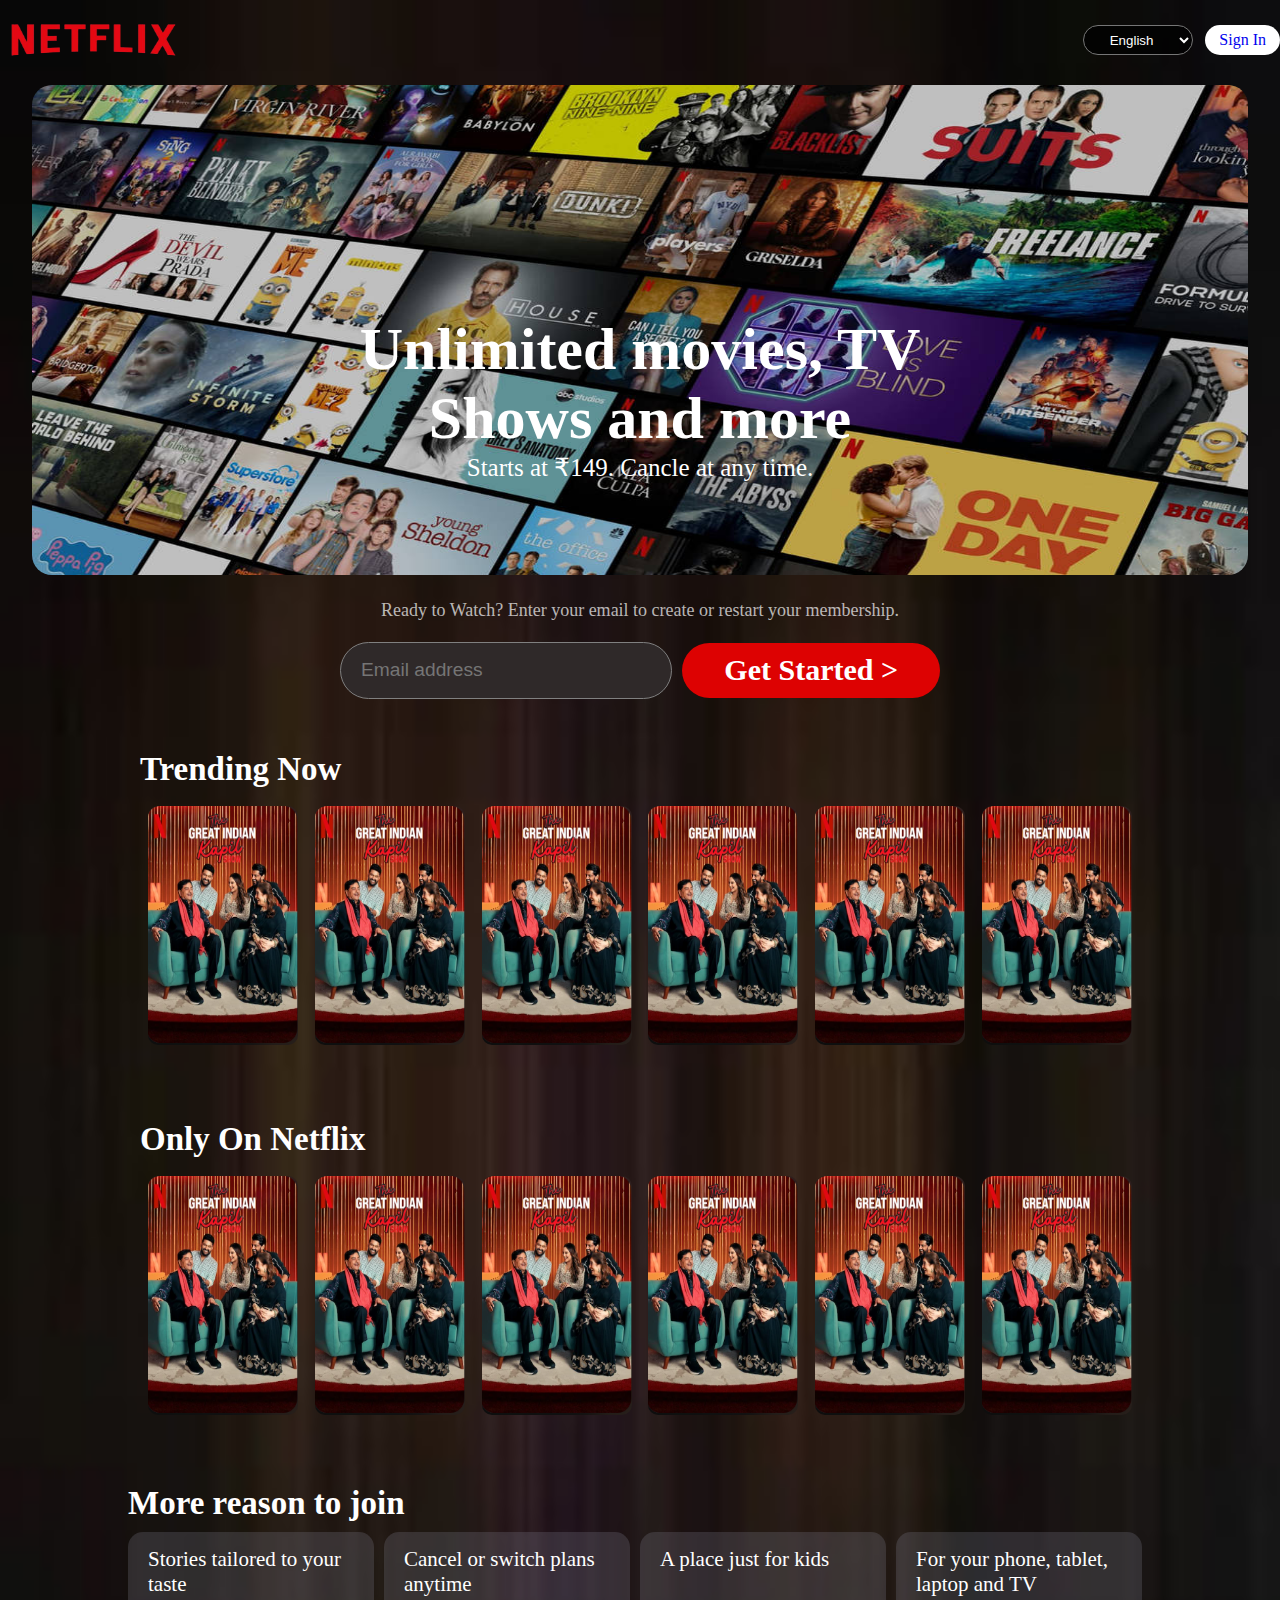
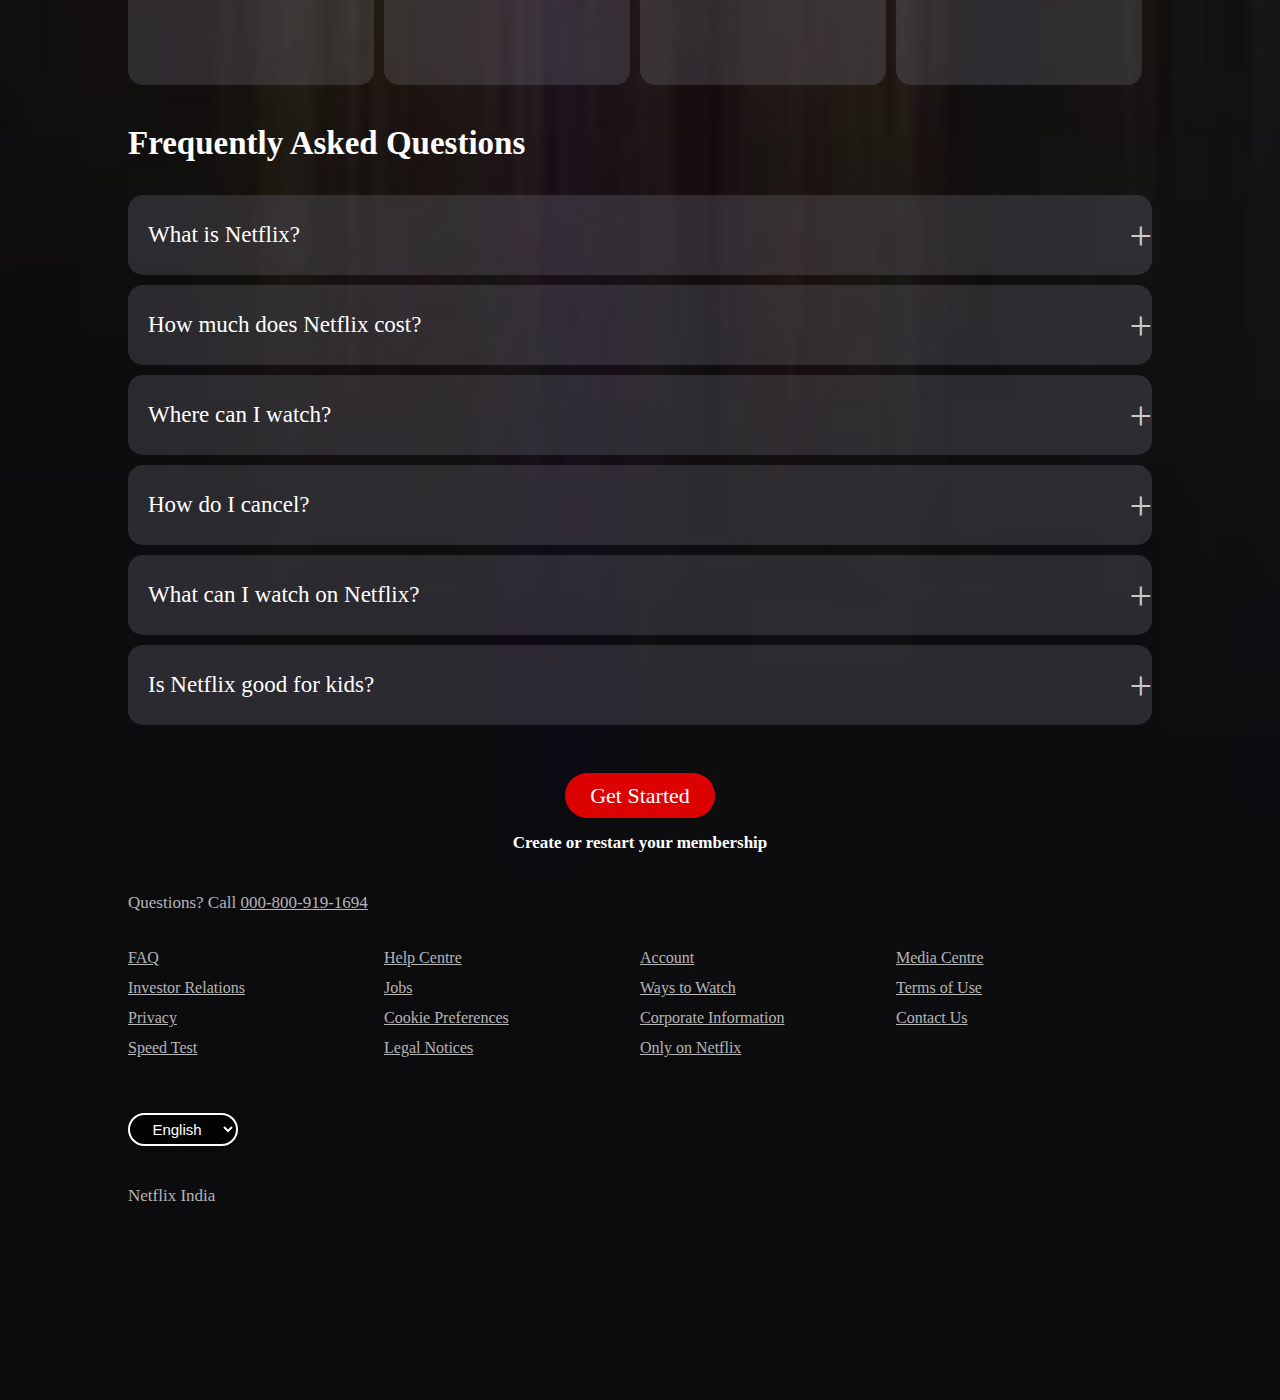
<file: netflix project/index.html>
<!DOCTYPE html>
<html lang="en">
<head>
    <meta charset="UTF-8">
    <meta name="viewport" content="width=device-width, initial-scale=1.0">
    <title>Netflix India - Watch TV Shows Online, Watch Movies Online</title>
    <link rel="stylesheet" href="netflix.css">
</head>
<body>
    <div class="container">

        <!-- nf-image,laguage and singup -->

        <div class="box1">
            <div class="nf-img">
                <img src="./images/netflix.png" height="100%" width="100%">
            </div>
            <div class="lang-out">
                <select class="lang" name="" id="" >
                    <option value="" class="lg-txt">English</option>
                    <option value="" class="lg-txt">தமிழ்</option>
                    <option value="" class="lg-txt">हिन्द</option>
                </select>
            </div>
            <div class="sign-in">
                <a href="signinpage.html" class="ancor">Sign In</a>
            </div>
        </div>

        <!-- background animation -->

        <div class="bg-anim-out">
            <div class="bg-anim-in">
                <div class="bg-anim-txt">
                    <h1 class="bg-anim-h1">Unlimited movies, TV <br> Shows and more</h1>
                    <p class="bg-anim-para">Starts at ₹149. Cancle at any time.</p>
                </div>
            </div>
        </div>

        <!-- mail id enter and get start boxes -->

        <div class="srt-box-out">
            <div class="srt-box-in">
                <div class="srt-box-1">Ready to Watch? Enter your email to create or restart your membership.</div>
                <div class="srt-box-2">
                    <input type="email" placeholder="Email address" class="srt-box-email"></input>
                    <div class="srt-box-gsrt"><a href="" class="srt-box-ancor">Get Started ></a></div>
                </div>
            </div>
        </div>

        <!-- trending now movies  -->

        <div class="m-box-out">
            <div class="m-box-in">
                <div class="m-box-head">Trending Now</div>
                <div class="m-box-movie">
                    <div class="m-box-img">
                        <div class="img-box">
                            <img src="./images/movie imgs/Screenshot 2024-11-28 083259.png" alt="" height="100%" width="100%" id="m-img">
                        </div>
                    </div>
                    <div class="m-box-img">
                        <div class="img-box">
                            <img src="./images/movie imgs/Screenshot 2024-11-28 083259.png" alt="" height="100%" width="100%" id="m-img">
                        </div>
                    </div>
                    <div class="m-box-img">
                        <div class="img-box">
                            <img src="./images/movie imgs/Screenshot 2024-11-28 083259.png" alt="" height="100%" width="100%" id="m-img">
                        </div>
                    </div>
                    <div class="m-box-img">
                        <div class="img-box">
                            <img src="./images/movie imgs/Screenshot 2024-11-28 083259.png" alt="" height="100%" width="100%" id="m-img">
                        </div>
                    </div>
                    <div class="m-box-img">
                        <div class="img-box">
                            <img src="./images/movie imgs/Screenshot 2024-11-28 083259.png" alt="" height="100%" width="100%" id="m-img">
                        </div>
                    </div>
                    <div class="m-box-img">
                        <div class="img-box">
                            <img src="./images/movie imgs/Screenshot 2024-11-28 083259.png" alt="" height="100%" width="100%" id="m-img">
                        </div>
                    </div>
                    <!-- <div class="m-box-img">
                        <div class="img-box">
                            <img src="./images/movie imgs/Screenshot 2024-11-28 083259.png" alt="" height="100%" width="100%" id="m-img">
                        </div>
                    </div> -->
                    <!-- <div class="m-box-img">
                        <div class="img-box">
                            <img src="./images/movie imgs/Screenshot 2024-11-28 083259.png" alt="" height="100%" width="100%" id="m-img">
                        </div>
                    </div> -->
                    <!-- <div class="m-box-img">
                        <div class="img-box">
                            <img src="./images/movie imgs/Screenshot 2024-11-28 083259.png" alt="" height="100%" width="100%" id="m-img">
                        </div>
                    </div> -->
                    <!-- <div class="m-box-img">
                        <div class="img-box">
                            <img src="./images/movie imgs/Screenshot 2024-11-28 083259.png" alt="" height="100%" width="100%" id="m-img">
                        </div>
                    </div> -->
                </div>
            </div>
        </div>

        <!-- only on netflix -->

        <div class="m-box-out">
            <div class="m-box-in">
                <div class="m-box-head">Only On Netflix</div>
                <div class="m-box-movie">
                    <div class="m-box-img">
                        <div class="img-box">
                            <img src="./images/movie imgs/Screenshot 2024-11-28 083259.png" alt="" height="100%" width="100%" id="m-img">
                        </div>
                    </div>
                    <div class="m-box-img">
                        <div class="img-box">
                            <img src="./images/movie imgs/Screenshot 2024-11-28 083259.png" alt="" height="100%" width="100%" id="m-img">
                        </div>
                    </div>
                    <div class="m-box-img">
                        <div class="img-box">
                            <img src="./images/movie imgs/Screenshot 2024-11-28 083259.png" alt="" height="100%" width="100%" id="m-img">
                        </div>
                    </div>
                    <div class="m-box-img">
                        <div class="img-box">
                            <img src="./images/movie imgs/Screenshot 2024-11-28 083259.png" alt="" height="100%" width="100%" id="m-img">
                        </div>
                    </div>
                    <div class="m-box-img">
                        <div class="img-box">
                            <img src="./images/movie imgs/Screenshot 2024-11-28 083259.png" alt="" height="100%" width="100%" id="m-img">
                        </div>
                    </div>
                    <div class="m-box-img">
                        <div class="img-box">
                            <img src="./images/movie imgs/Screenshot 2024-11-28 083259.png" alt="" height="100%" width="100%" id="m-img">
                        </div>
                    </div>
                    <!-- <div class="m-box-img">
                        <div class="img-box">
                            <img src="./images/movie imgs/Screenshot 2024-11-28 083259.png" alt="" height="100%" width="100%" id="m-img">
                        </div>
                    </div> -->
                    <!-- <div class="m-box-img">
                        <div class="img-box">
                            <img src="./images/movie imgs/Screenshot 2024-11-28 083259.png" alt="" height="100%" width="100%" id="m-img">
                        </div>
                    </div> -->
                    <!-- <div class="m-box-img">
                        <div class="img-box">
                            <img src="./images/movie imgs/Screenshot 2024-11-28 083259.png" alt="" height="100%" width="100%" id="m-img">
                        </div>
                    </div> -->
                    <!-- <div class="m-box-img">
                        <div class="img-box">
                            <img src="./images/movie imgs/Screenshot 2024-11-28 083259.png" alt="" height="100%" width="100%" id="m-img">
                        </div>
                    </div> -->
                </div>
            </div>
        </div>


        <!-- more..,frequentitly,membership box layout -->


        <div class="last-con-out">
            <div class="last-con-in">
                <div class="last-con1">
                    <div class="last-con1-txt"> More reason to join</div>
                    <div class="last-con1-box-out">
                        <div class="last-con-boxes">
                            <div class="last-con-box-txt">Stories tailored to your taste</div>
                        </div>
                        <div class="last-con-boxes">
                            <div class="last-con-box-txt">Cancel or switch plans anytime</div>
                        </div>
                        <div class="last-con-boxes">
                            <div class="last-con-box-txt">A place just for kids</div>
                        </div>
                        <div class="last-con-boxes">
                            <div class="last-con-box-txt">For your phone, tablet, laptop and TV</div>
                        </div>
                    </div>
                </div>

                <!-- frequentitly asked questions layout -->

                <div class="last-con1-txt last-con-txt2"> Frequently Asked Questions</div>
                <div class="nf-ques-out">
                    <a href="" class="nf-ques-boxes" id="nf-ques-box-ancor">
                        <div class="nf-ques-box-txt">What is Netflix?</div>
                        <div class="nf-ques-box-plus">+</div>
                    </a>
                    <a href="" class="nf-ques-boxes">
                        <div class="nf-ques-box-txt">How much does Netflix cost?</div>
                        <div class="nf-ques-box-plus">+</div>
                    </a>
                    <a href="" class="nf-ques-boxes">
                        <div class="nf-ques-box-txt">Where can I watch?</div>
                        <div class="nf-ques-box-plus">+</div>
                    </a>
                    <a href="" class="nf-ques-boxes">
                        <div class="nf-ques-box-txt">How do I cancel?</div>
                        <div class="nf-ques-box-plus">+</div>
                    </a>
                    <a href="" class="nf-ques-boxes">
                        <div class="nf-ques-box-txt">What can I watch on Netflix?</div>
                        <div class="nf-ques-box-plus">+</div>
                    </a>
                    <a href="" class="nf-ques-boxes">
                        <div class="nf-ques-box-txt">Is Netflix good for kids?</div>
                        <div class="nf-ques-box-plus">+</div>
                    </a>
                </div>

                <!-- get start ,membership layout -->

                <div class="gt-mem-out">
                    <div class="gt-mem-in">
                        <a href="" class="gt-mem-box1" id="gt-mem-ancor">Get Started</a>
                        <div class="gt-mem-box2">Create or restart your membership</div>                       
                    </div>
                </div>

                <!-- links layouts -->

                <div class="call"> Questions? Call <a href="" class="call">000-800-919-1694</a></div>

                <div class="links-out">
                  <div class="links-box">
                    <a href="" class="links">FAQ</a>
                    <a href="" class="links">Help Centre</a>
                    <a href="" class="links">Account</a>
                    <a href="" class="links">Media Centre</a>
                  </div>
                  <div class="links-box">
                    <a href="" class="links">Investor Relations</a>
                    <a href="" class="links">Jobs</a>
                    <a href="" class="links">Ways to Watch</a>
                    <a href="" class="links">Terms of Use</a>
                  </div>
                  <div class="links-box">
                    <a href="" class="links">Privacy</a>
                    <a href="" class="links">Cookie Preferences</a>
                    <a href="" class="links">Corporate Information</a>
                    <a href="" class="links">Contact Us</a>
                  </div>
                  <div class="links-box">
                    <a href="" class="links">Speed Test</a>
                    <a href="" class="links">Legal Notices</a>
                    <a href="" class="links">Only on Netflix</a>
                    <p  class="links"></p>                    
                  </div> 
                </div>

                <div class="lang-out" id="lang-last">
                    <select class="lang last-langid" name="" id="lang-last" >
                        <option value="" class="lg-txt">English</option>
                        <option value="" class="lg-txt">தமிழ்</option>
                        <option value="" class="lg-txt">हिन्द</option>
                    </select>
                </div>

                <div class="netflix-txt">Netflix India</div>
                


            </div>
        </div>

        



    </div>
</body>
</html>
</file>
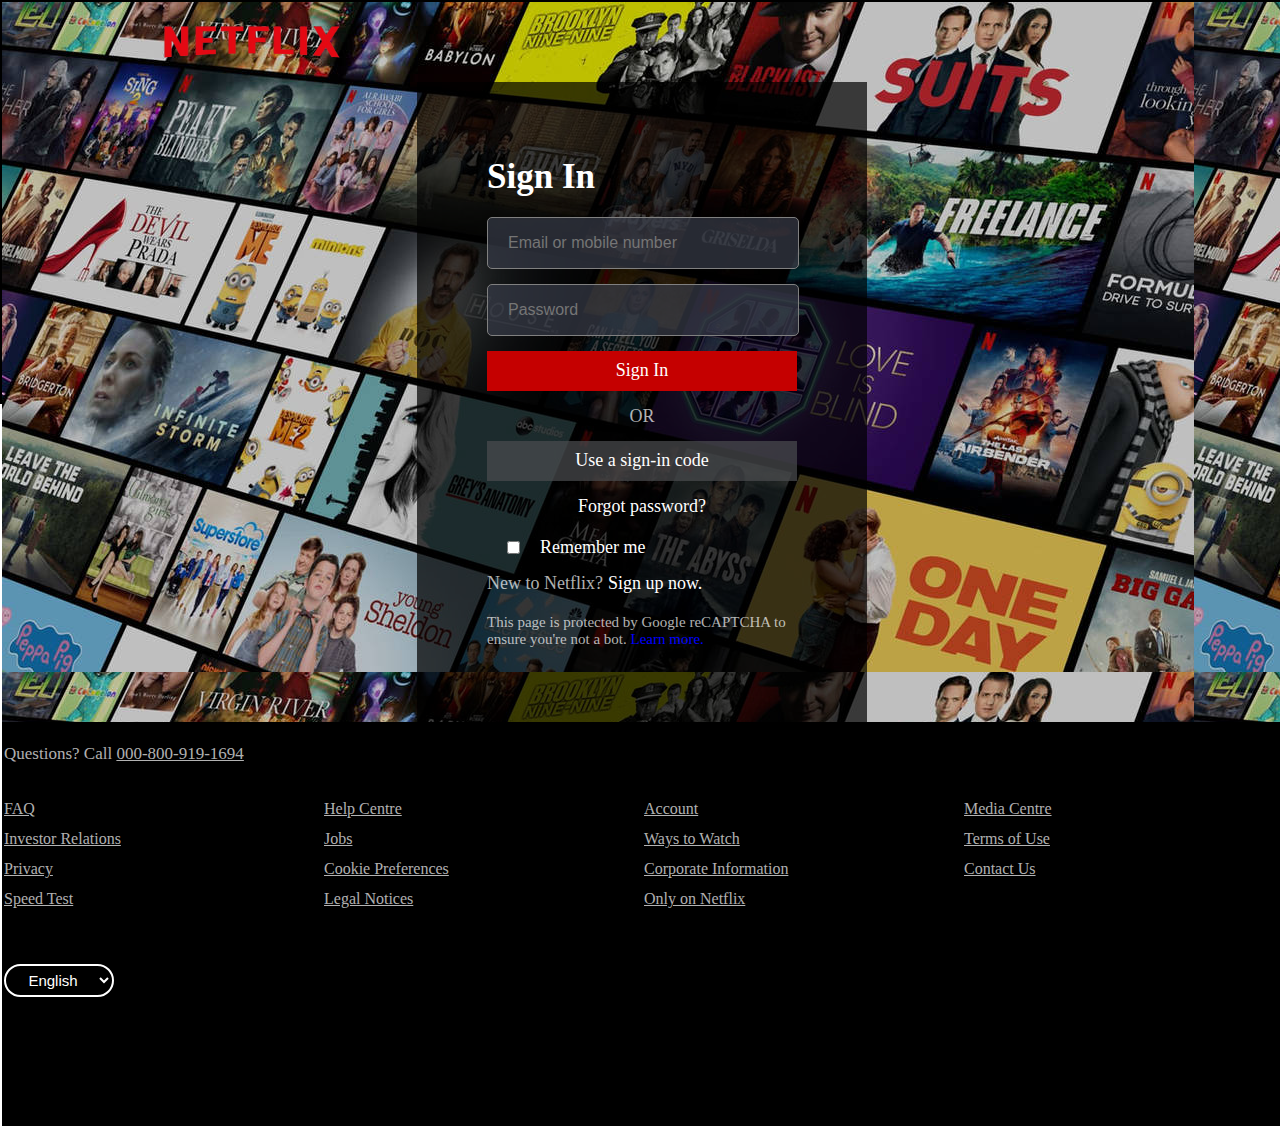
<file: netflix project/signinpage.html>
<!DOCTYPE html>
<html lang="en">
<head>
    <meta charset="UTF-8">
    <meta name="viewport" content="width=device-width, initial-scale=1.0">
    <title>Netflix</title>
    <link rel="stylesheet" href="signpage.css">
    <link rel="stylesheet" href="netflix.css">
</head>
<body>
    <div class="container1 ">
        <div class="bg-img " >
            <div class="nf-img-out">
                <div class="nf-img">
                    <img src="./images/netflix.png" alt="" height="100%" width="100%">
                </div>
            </div>
            <div class="con-sign-out">
                <div class="con-sign-in">
                    <div class="con-sign">
                        <div class="con-1"> Sign In </div>
                        <input class="con-2" type="email" placeholder="Email or mobile number">
                        <input class="con-3" type="password" placeholder="Password">
                        <a class="con-4" href=""> Sign In </a>
                        <div class="con-5"> OR </div>
                        <a class="con-6" href=""> Use a sign-in code </a>
                        <a class="con-7" href=""> Forgot password? </a>
                        <div class="checkbox-out">
                            <input type="checkbox" class="con-8"><p class="con-8">Remember me</p>
                        </div>
                        <div class="con-9">
                            <p>New to Netflix? </p>
                            <a href="" id="con-ancor1"> Sign up now.</a>
                        </div>
                        <p class="con-10">This page is protected by Google reCAPTCHA to <br> ensure you're not a bot. 
                            <a href="" id="con-ancor2"> Learn more.</a>
                        </p>
                    </div>              
                </div>
            </div>
        </div>
        

        <div class="container1">
         <div class="call"> Questions? Call <a href="" class="call">000-800-919-1694</a></div>

                <div class="links-out">
                  <div class="links-box">
                    <a href="" class="links">FAQ</a>
                    <a href="" class="links">Help Centre</a>
                    <a href="" class="links">Account</a>
                    <a href="" class="links">Media Centre</a>
                  </div>
                  <div class="links-box">
                    <a href="" class="links">Investor Relations</a>
                    <a href="" class="links">Jobs</a>
                    <a href="" class="links">Ways to Watch</a>
                    <a href="" class="links">Terms of Use</a>
                  </div>
                  <div class="links-box">
                    <a href="" class="links">Privacy</a>
                    <a href="" class="links">Cookie Preferences</a>
                    <a href="" class="links">Corporate Information</a>
                    <a href="" class="links">Contact Us</a>
                  </div>
                  <div class="links-box">
                    <a href="" class="links">Speed Test</a>
                    <a href="" class="links">Legal Notices</a>
                    <a href="" class="links">Only on Netflix</a>
                    <p  class="links"></p>                    
                  </div> 
                </div>

                <div class="lang-out" id="lang-last">
                    <select class="lang last-langid" name="" id="lang-last" >
                        <option value="" class="lg-txt">English</option>
                        <option value="" class="lg-txt">தமிழ்</option>
                        <option value="" class="lg-txt">हिन्द</option>
                    </select>
               </div>
        </div>


    </div>
</body>
</html>
</file>
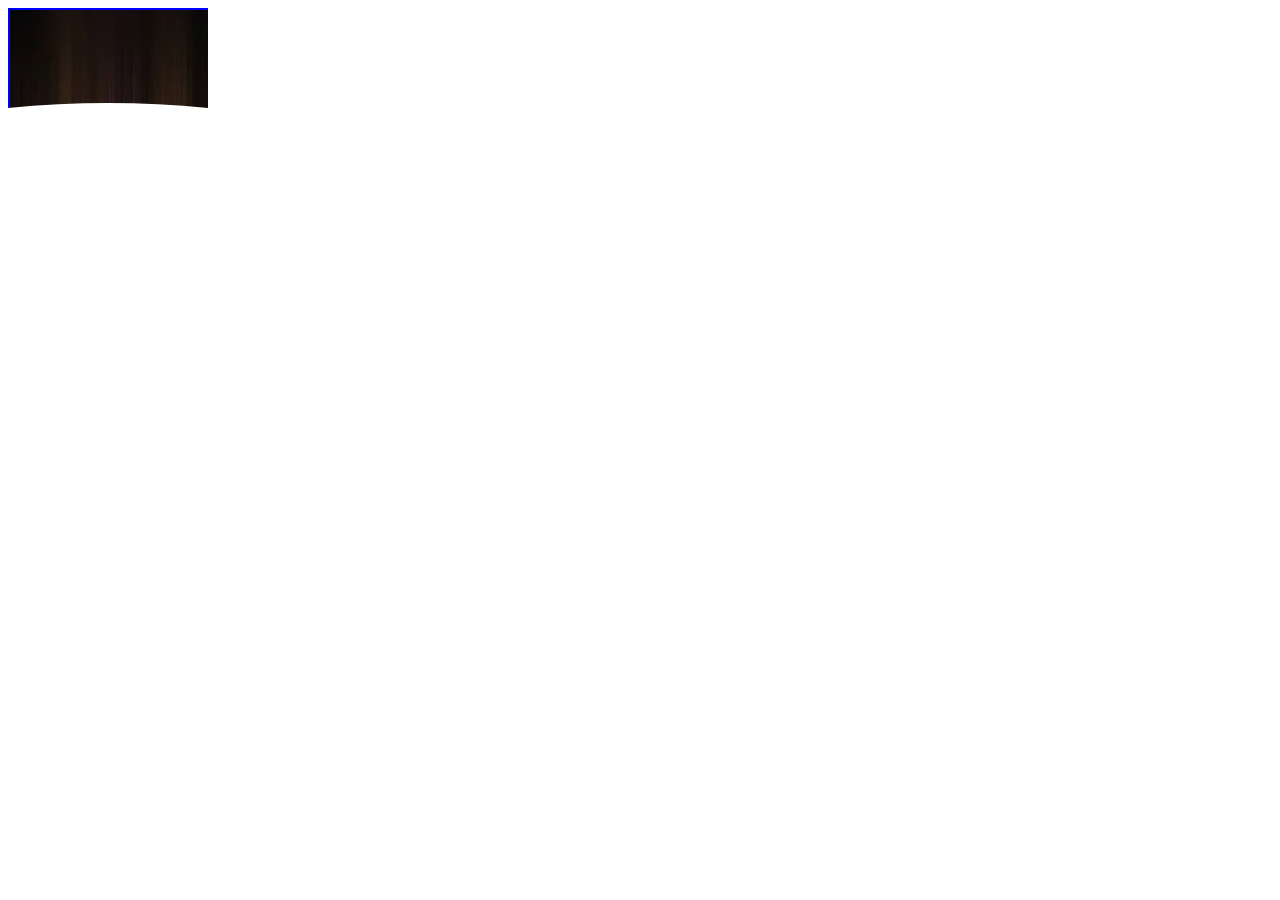
<file: netflix project/test.html>
<!DOCTYPE html>
<html lang="en">
<head>
    <meta charset="UTF-8">
    <meta name="viewport" content="width=device-width, initial-scale=1.0">
    <title>Document</title>
    <style>
        .inward-curved {
            width: 900px;
            height: 600px;
            /* background-color: lightblue; */
            border: 2px solid blue;
            background-image:url("images/netflix-bg-img.jpg") ;
            clip-path: path('M 0,0 Q 100,0 200,0 L 200,100 Q 100,90 0,100 Z');
        }
    </style>
</head>
<body>
    <div class="inward-curved"></div>
</body>
</html>
</file>
<file: netflix project/netflix.css>
*{
    margin: 0%;
    padding: 0%;
}

.ancor{
    text-decoration: none;
}

/* nf-image,laguage and singup layout*/

.container{
    height: 3000px;
    width: 100%;
    background-image: url("./images/netflix-bg-img.jpg");
    background-repeat: no-repeat;
    background-size: 100% 100%;
}

.box1{
    /* border: 2px solid rgb(255, 255, 255); */
    width: 100%;
    height: 80px;
    display: flex;
    align-items: center;
}

.nf-img{
    height: 80px;
    width: 200px;
}

.lang-out
{
    margin-left: 70%;
}

.lang{
    width: 110px;
    height: 30px;
    border-radius: 20px;
    text-align: center; 
    background-color: #000000b3;
    color: white;
}

.sign-in{
    background-color: white;
    color: rgb(51, 4, 4);
    height: 30px;
    width: 80px;
    border-radius: 20px;
    display: flex;
    justify-content: center;
    align-items: center;
    margin-left: 1%;
}

.sign-in:hover{
    background-color: rgb(218, 213, 213);
}

/* background animation layout*/

.bg-anim-out{
    height: 500px;
    width: 100%;
    /* border: 2px solid rgb(255, 255, 255); */
    display: flex;
    justify-content: center;
    align-items: center;
}

.bg-anim-in{
    /* border: 2px solid rgb(255, 255, 255); */
    height: 98%;
    width: 95%;
    border-radius: 20px;
    background-image: url("./images/nf-loginpage-bg-img.jpg");
    background-repeat: no-repeat;
    background-size: 100% 100%;
    display: flex;
    justify-content: center;
}

.bg-anim-txt{
    /* border: 2px solid rgb(255, 255, 255); */
    height: 200px;
    width: 600px;
    text-align: center;
    margin-top: 230px;
}

.bg-anim-h1{
    color: white;
    font-size: 60px;
}

.bg-anim-para{
    color: white;
    font-size: 25px;
}

/* mail id enter and get start boxes layout */

.srt-box-out{
    /* border: 2px solid rgb(255, 255, 255); */
    height: 150px;
    display: flex;
    justify-content: center;
    margin-top: 15px;
}

.srt-box-in{
    /* border: 2px solid rgb(255, 255, 255); */
    height: 100%;
    width: 600px;
    /* display: grid; */

}

.srt-box-1{
    /* border: 2px solid rgb(255, 255, 255); */
    width: 100%;
    height: 30px;
    color: #ffffffb3;
    display: flex;
    justify-content: center;
    align-items: center;
    font-size: 18px;
}

.srt-box-2{
    /* border: 2px solid rgb(255, 255, 255); */
    display: flex;
    align-items: center;
    height: 90px;
}

.srt-box-email{
    /* border: 2px solid rgb(255, 255, 255); */
    width: 53%;
    height: 55px;
    border-radius: 50px;
    margin-right: 10px;
    background-color: rgb(47, 41, 41);
    color: #ffffffb3;
    font-size: larger;
    padding-left: 20px;
    border: 1px solid gray;
}

.srt-box-gsrt{
    /* border: 2px solid rgb(255, 255, 255); */
    width: 44%;
    height: 55px;
    border-radius: 50px;
    background-color: rgb(221, 2, 2);
    color: white;
    font-size: 30px;
    font-weight: bold;
    display: flex;
    justify-content: center;
    align-items: center;
}

.srt-box-ancor{
    text-decoration: none;
    color: white;
}

.srt-box-gsrt:hover{
    background-color: rgb(195, 3, 3);
}

/* trending now movies  */

.m-box-out{
    /* border: 2px solid rgb(255, 255, 255); */
    width: 100%;
    height: 300px;
    /* display: flex; */
    margin-bottom: 70px;
}

.m-box-in{
    /* border: 2px solid rgb(255, 255, 255); */
    height: 320px;
    margin-left: 140px;
    /* display: flex; */
    /* flex-direction: column; */
}

.m-box-head{
    /* border: 2px solid rgb(255, 255, 255); */
    height: 15%;
    color: white;
    font-size: 33px;
    font-weight: 700;
    display: flex;
    align-items: center;
}

.m-box-movie{
    /* border: 2px solid rgb(255, 255, 255); */
    height: 83%;
    display: inline-block;
    display: flex;
    margin-right:140px ;
}

.m-box-img{
    /* border: 2px solid rgb(255, 255, 255); */
    height: 100%;
    width: 185px;
    display: flex;
    justify-content: center;
    align-items: center;
}

.img-box{
    /* border: 1px solid rgb(255, 0, 0); */
    height: 90%;
    width: 90%;
    border-radius: 10px;
}

.img-box:hover{
    height: 100%;
    width: 100%;
}

#m-img{
    border-radius: 10px;
}


/* more..,frequentitly,membership box layout */


.last-con-out{
    /* border: 2px solid white; */
    width: 100%;
    height: 1500px;
    display: flex;
    justify-content: center;
}

.last-con-in{
    /* border: 2px solid white; */
    height: 100%;
    width: 80%;
}

.last-con1{
    /* border: 2px solid white; */
    width: 100%;
    height: 200px;
    display: flex;
    flex-direction: column;
}

.last-con1-txt{
    /* border: 2px solid white; */
    height: 60px;
    width: 100%;
    color: white;
    font-size: 33px;
    font-weight: 600;
}

.last-con1-box-out{
    /* border: 2px solid white; */
    height: 196px;
    width: 100%;
    display: flex;
}

.last-con-boxes{
    /* border: 2px solid white; */
    height: 100%;
    width: 290px;
    margin-right: 10px;
    background-color: #81819041;
    border-radius: 15px;
}

.last-con-box-txt{
    color: white;
    font-size: 20px;
    margin-top: 15px;
    margin-left: 20px;
    font-size: 21px;
}

/* frequentitly asked questions layout */

.last-con-txt2{
    margin-top: 40px;
}

.nf-ques-out{
    /* border: 2px solid white; */
    height: 558px;
    width: 100%;
    display: flex;
    flex-direction: column;
}

.nf-ques-boxes{
    /* border: 2PX solid white; */
    height: 80PX;
    margin-top: 10PX;
    border-radius: 15PX;
    background-color: #81819041;
    display: flex;
    text-decoration: none;
    align-items: center;
}

.nf-ques-boxes:hover{
    background-color: #8181907a;
}

.nf-ques-box-txt{
    /* border: 1px solid white; */
    color: white;
    width: 500px;
    font-size: 23px;
    margin-left: 20px;
}

.nf-ques-box-plus{
    color: rgba(255, 255, 255, 0.771);
    font-size: 40px;
    margin-left: 53%;
}

/* get start ,membership layout */

.gt-mem-out{
    /* border: 2px solid white; */
    height: 100px;
    width: 100%;
    margin-top: 30px;
    display: flex;
    justify-content: center;
}

.gt-mem-in{
    /* border: 2px solid white; */
    height:100px;
    width: 270px;
    display: flex;
    flex-direction: column;
    align-items: center;
}

.gt-mem-box1{
height: 45%;
width: 150px;
background-color: rgb(221, 2, 2);
border-radius: 30px;
}

.gt-mem-box1:hover{
    background-color: rgb(195, 3, 3);
}

#gt-mem-ancor{
    text-decoration: none;
    color: white;
    display: flex;
    justify-content: center;
    align-items: center;
    font-size: 22px;
}

.gt-mem-box2{
    color: white;
    height: 50%;
    display: flex;
    align-items: center;
    justify-content: center;
    font-size: 17px;
    font-weight: 800;
}


/* links layout */


.call{
    /* border: 2px solid white; */
    height: 30px;
    margin-top: 20px;
    color: #ffffffb3;
    font-size: 17px;
}

.links-out{
    /* border: 2px solid white; */
    width: 100%;
    height: 170px;
    display: flex;
    flex-direction: column;
    margin-top: 20px;
}

.links-box{
    /* border: 2px solid white; */
    width: 100%;
    height: 30px;
    display: flex;
}

.links{
    /* border: 2px solid white; */
    height: 30px;
    width: 25%;
    color: #ffffffb3;
    font-size: 16px;
    display: flex;
    align-items: center;
}

#lang-last{
    margin-left: 0px;
    height: 33px;
    width: 110px;
    display: flex;
    font-size: 15px;
    font-weight: 500;
}

.last-langid{
    border: 2px solid white;
}

.netflix-txt{
    color: #ffffffb3;
    font-size: 17px;
    margin-top: 40px;
}
</file>
<file: netflix project/signpage.css>
*{
    margin: 0%;
    padding: 0%;
}

.container1{
    border: 2px solid black;
    width: 99.8%;
    height: 1000px;
}

.bg-img{
    height: 720px;
    width: 100%;
    background-image: url("./images/nf-loginpage-bg-img.jpg");
}

.nf-img-out{
    /* border: 2px solid rgb(255, 255, 255); */
    height: 80px;
}

.nf-img{
    height: 100%;
    width: 200px;
    margin-left: 150px;
}

.con-sign-out{
    height: 640px;
    display: flex;
    justify-content: center;
}

.con-sign-in{
    /* border: 2px solid rgb(255, 255, 255); */
    height:640px;
    width: 450px;
    background-color:#000000b3;
    display: flex;
    justify-content: center;
    align-items: center;
}

.con-sign{
    /* border: 2px solid rgb(255, 255, 255); */
    height: 510px;
    width: 310px;
    display: flex;
    flex-direction: column;
    justify-content: center;
}

.con-1{
    color: white;
    font-size: 35px;
    font-weight: bolder;

}

.con-2{
    width: 290px;
    height: 50px;
    background-color: #373c49b3;
    border-radius: 5px;
    border: 1px solid gray;
    padding-left: 20px;
    font-size: 16px;
    color: rgb(214, 212, 212);
    margin-top: 20px;
}

.con-3{
    width: 290px;
    height: 50px;
    background-color: #373c49b3;
    border-radius: 5px;
    border: 1px solid gray;
    padding-left: 20px;
    font-size: 16px;
    color: rgb(214, 212, 212);
    margin-top: 15px;
}

.con-4{
    color: white;
    background-color: rgb(197, 0, 0);
    width: 100%;
    height: 40px;
    text-decoration: none;
    display: flex;
    justify-content: center;
    align-items: center;
    font-size: 18px;
    font-weight: 100;
    margin-top: 15px;
}

.con-4:hover{
    background-color: rgb(177, 0, 0);
}

.con-5{
    color: #ffffffb3;
    height: 20px;
    font-size: 18px;
    text-align: center;
    margin-top: 15px;
}

.con-6{
    color: white;
    background-color: #4c4d50b3;
    width: 100%;
    height: 40px;
    text-decoration: none;
    display: flex;
    justify-content: center;
    align-items: center;
    font-size: 18px;
    font-weight: 100;
    margin-top: 15px;
}

.con-6:hover{
    background-color: #3c3d3fb3;
}

.con-7{
    color: white;
    font-size: large;
    text-decoration: none;
    width: 100%;
    text-align: center;
    margin-top: 15px;
}

.con-7:hover{
    text-decoration: underline;
}

.checkbox-out{
    width: 100%;
    display: flex;
    font-size: 18px;
    margin-top: 20px;
}

.con-8{
    color: white;
    margin-left: 20px;
}

.con-9{
    color: white;
    display: flex;
    font-size: 18px;
    color: #ffffffb3;
    margin-top: 15px;
}

#con-ancor1{
    color: white;
    margin-left: 5px;
    text-decoration: none;
}

#con-ancor1:hover{
    text-decoration: underline;
}

.con-10{
   color: #ffffffb3;
   font-size: 15px;
   margin-top: 20px;
}

#con-ancor2{
    color:blue ;
    text-decoration: none;
}

#con-ancor2:hover{
    text-decoration: underline;
}

.container1{
    background-color: black;
    height: 400px;
    width: 100%;
}
</file>
